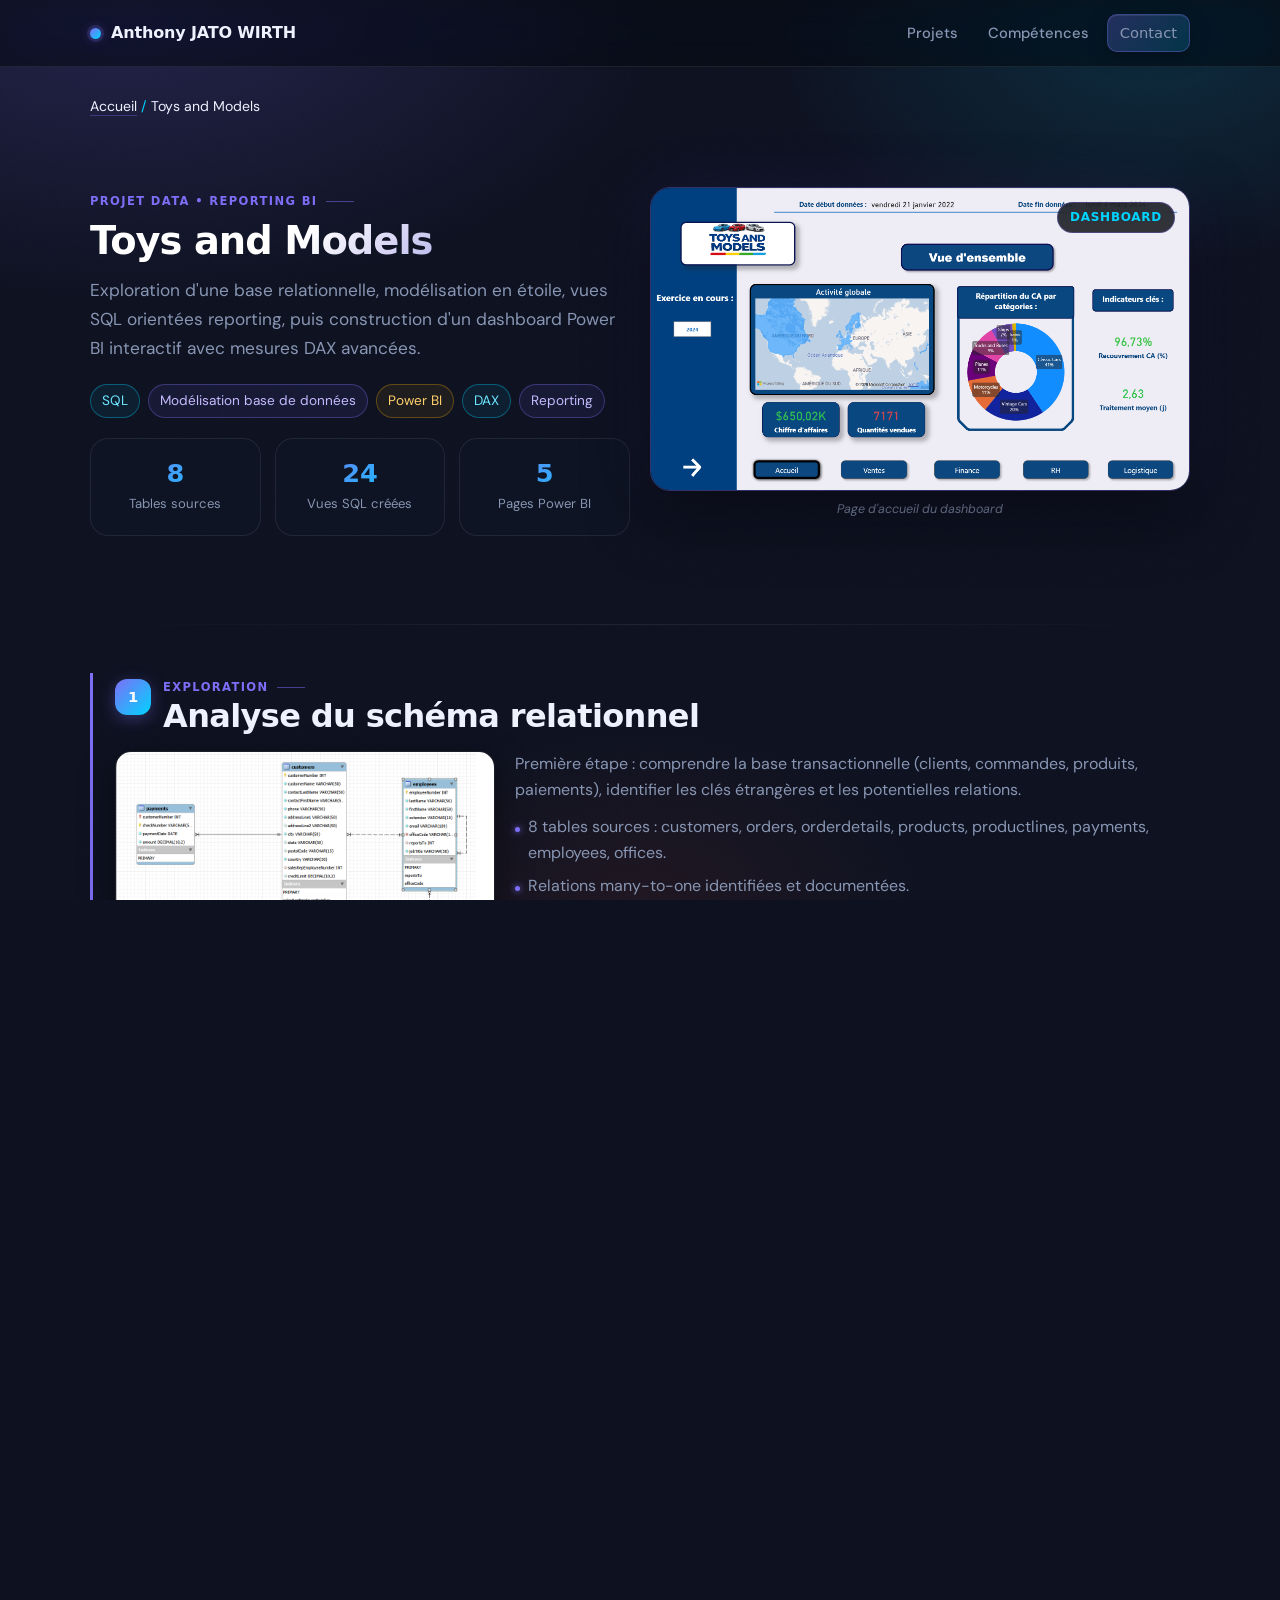
<file: toys-and-models.html>
<!doctype html>
<html lang="fr">
<head>
  <meta charset="utf-8" />
  <meta name="viewport" content="width=device-width, initial-scale=1" />
  <title>Toys and Models — Projet | Anthony JATO WIRTH</title>
  <meta name="description" content="Projet Toys and Models : SQL, vues de reporting, Power BI, dashboard interactif." />
  <link rel="stylesheet" href="styles.css" />
  <style>
    /* ── Page-specific styles ── */

    /* Hero projet */
    .proj-hero {
      padding: 52px 0 40px;
    }
    .proj-hero-inner {
      display: grid;
      grid-template-columns: 1fr 1fr;
      gap: 20px;
      align-items: start;
    }
    @media (max-width: 860px) {
      .proj-hero-inner { grid-template-columns: 1fr; }
    }

    /* Cover image (GIF Power BI en hero) */
    .cover-wrap {
      border-radius: 20px;
      overflow: hidden;
      border: 1px solid var(--border-hi);
      box-shadow: 0 24px 60px rgba(0,0,0,.55), 0 0 60px rgba(124,111,247,.12);
      position: relative;
    }
    .cover-wrap img, .cover-wrap video {
      width: 100%;
      display: block;
    }
    .cover-badge {
      position: absolute;
      top: 14px; right: 14px;
      background: rgba(8,10,16,.82);
      border: 1px solid var(--border-hi);
      backdrop-filter: blur(8px);
      padding: 5px 12px;
      border-radius: 999px;
      font-size: .75rem;
      font-weight: 700;
      color: var(--accent2);
      font-family: var(--font-display);
      letter-spacing: .06em;
      text-transform: uppercase;
    }

    /* Section steps (numérotées) */
    .step-number {
      display: inline-flex;
      align-items: center;
      justify-content: center;
      width: 36px; height: 36px;
      border-radius: 12px;
      background: linear-gradient(135deg, var(--accent), var(--accent2));
      color: #fff;
      font-weight: 800;
      font-size: .92rem;
      font-family: var(--font-display);
      flex-shrink: 0;
      box-shadow: 0 4px 16px rgba(124,111,247,.35);
      margin-bottom: 14px;
    }

    /* Images dans la page */
    .img-frame {
      border-radius: 16px;
      overflow: hidden;
      border: 1px solid var(--border);
      background: #0a0d16;
      box-shadow: 0 12px 36px rgba(0,0,0,.45);
      transition: transform .3s, box-shadow .3s;
    }
    .img-frame:hover {
      transform: translateY(-4px);
      box-shadow: 0 20px 50px rgba(0,0,0,.55), 0 0 40px rgba(124,111,247,.12);
    }
    .img-frame img {
      width: 100%;
      display: block;
    }
    .img-caption {
      font-size: .78rem;
      color: var(--muted);
      text-align: center;
      margin-top: 8px;
      font-style: italic;
    }

    /* Grid d'images 2 colonnes */
    .img-grid-2 {
      display: grid;
      grid-template-columns: 1fr 1fr;
      gap: 16px;
    }
    @media (max-width: 720px) {
      .img-grid-2 { grid-template-columns: 1fr; }
    }

    /* Section bloc avec bordure gauche colorée */
    .phase-block {
      border-left: 3px solid var(--accent);
      padding-left: 22px;
      margin-bottom: 48px;
    }
    .phase-block.cyan { border-left-color: var(--accent2); }
    .phase-block.orange { border-left-color: #f0522e; }

    .phase-title {
      display: flex;
      align-items: center;
      gap: 12px;
      margin-bottom: 16px;
    }

    /* Images compactes avec texte à côté */
    .img-inline {
      display: grid;
      grid-template-columns: 380px 1fr;
      gap: 20px;
      align-items: start;
      margin-bottom: 20px;
    }
    .img-inline.reverse {
      grid-template-columns: 1fr 380px;
    }
    .img-inline.reverse .img-frame { order: 2; }
    .img-inline.reverse .img-text  { order: 1; }
    @media (max-width: 720px) {
      .img-inline, .img-inline.reverse {
        grid-template-columns: 1fr;
      }
      .img-inline.reverse .img-frame,
      .img-inline.reverse .img-text { order: unset; }
    }
    .img-text h3 { margin-bottom: 8px; }
    .img-text p  { margin: 0; }

    /* Images SQL côte à côte compactes */
    .img-row-compact {
      display: grid;
      grid-template-columns: 1fr 1fr 1fr;
      gap: 12px;
      margin-bottom: 16px;
    }
    @media (max-width: 720px) {
      .img-row-compact { grid-template-columns: 1fr; }
    }
    .img-row-compact .img-frame img {
      max-height: 260px;
      object-fit: cover;
      object-position: top;
    }

    /* DAX compact : image petite + texte */
    .dax-compact {
      display: grid;
      grid-template-columns: 320px 1fr;
      gap: 16px;
      align-items: start;
      margin-bottom: 14px;
    }
    @media (max-width: 720px) {
      .dax-compact { grid-template-columns: 1fr; }
    }

    /* Tag inline coloré — définis dans styles.css */

    /* Résultats KPI row */
    .kpi-row {
      display: grid;
      grid-template-columns: repeat(3, 1fr);
      gap: 14px;
      margin-top: 14px;
    }
    @media (max-width: 720px) {
      .kpi-row { grid-template-columns: 1fr; }
    }
    .kpi-card {
      background: rgba(15,22,36,.85);
      border: 1px solid var(--border);
      border-radius: 18px;
      padding: 20px;
      text-align: center;
    }
    .kpi-value {
      font-size: 1.6rem;
      font-weight: 800;
      font-family: var(--font-display);
      background: linear-gradient(135deg, var(--accent), var(--accent2));
      -webkit-background-clip: text;
      -webkit-text-fill-color: transparent;
      background-clip: text;
      line-height: 1.1;
      margin-bottom: 6px;
    }
    .kpi-label {
      font-size: .82rem;
      color: var(--muted);
    }

    /* Nav de projet (prev/next) */
    .proj-nav {
      display: flex;
      align-items: center;
      justify-content: space-between;
      padding: 28px 0 40px;
      border-top: 1px solid var(--border);
      margin-top: 48px;
    }

    /* Ligne décorative entre sections */
    .section-sep {
      height: 1px;
      background: linear-gradient(90deg, transparent, var(--border), transparent);
      margin: 48px 0;
    }
  </style>
</head>

<body>

  <!-- ═══ HEADER ═══ -->
  <header class="site-header">
    <div class="container header-inner">
      <a class="brand" href="index.html">
        <span class="brand-dot" aria-hidden="true"></span>
        <span class="brand-text">Anthony JATO WIRTH</span>
      </a>
      <nav class="nav">
        <a href="index.html#projects">Projets</a>
        <a href="index.html#skills">Compétences</a>
        <a class="btn btn-sm" href="index.html#contact">Contact</a>
      </nav>
    </div>
  </header>

  <main>
    <div class="container">

      <!-- ═══ BREADCRUMB ═══ -->
      <div class="breadcrumbs" style="padding-top:28px;">
        <a class="link" href="index.html">Accueil</a>
        <span class="sep"> / </span>
        <span style="color:var(--text);">Toys and Models</span>
      </div>

      <!-- ═══ HERO PROJET ═══ -->
      <section class="proj-hero">
        <div class="proj-hero-inner">

          <!-- Colonne texte -->
          <div>
            <div class="section-label">Projet Data • Reporting BI</div>
            <h1 style="margin-bottom:14px;">Toys&nbsp;and&nbsp;Models</h1>
            <p class="lead" style="margin-bottom:20px;">
              Exploration d'une base relationnelle, modélisation en étoile, vues SQL orientées reporting,
              puis construction d'un dashboard Power BI interactif avec mesures DAX avancées.
            </p>

            <div class="tags" style="margin-bottom:20px;">
              <span class="tag tag-sql">SQL</span>
              <span class="tag tag-ml">Modélisation base de données</span>
              <span class="tag tag-bi">Power BI</span>
              <span class="tag tag-sql">DAX</span>
              <span class="tag tag-ml">Reporting</span>
            </div>


            <!-- KPIs visuels -->
            <div class="kpi-row">
              <div class="kpi-card">
                <div class="kpi-value">8</div>
                <div class="kpi-label">Tables sources</div>
              </div>
              <div class="kpi-card">
                <div class="kpi-value">24</div>
                <div class="kpi-label">Vues SQL créées</div>
              </div>
              <div class="kpi-card">
                <div class="kpi-value">5</div>
                <div class="kpi-label">Pages Power BI</div>
              </div>
            </div>
          </div>

          <!-- Image accueil en hero -->
          <div>
            <div class="cover-wrap">
              <img src="assets/accueil.png" alt="Vue d'ensemble du dashboard Power BI Toys and Models" loading="lazy" />
              <span class="cover-badge">Dashboard</span>
            </div>
            <p class="img-caption">Page d'accueil du dashboard</p>
          </div>

        </div>
      </section>

      <div class="section-sep"></div>

      <!-- ═══ PHASE 1 — EXPLORATION SQL ═══ -->
      <section>

        <div class="phase-block">
          <div class="phase-title">
            <span class="step-number">1</span>
            <div>
              <div class="section-label" style="margin-bottom:2px;">Exploration</div>
              <h2 style="margin:0;">Analyse du schéma relationnel</h2>
            </div>
          </div>

          <div class="img-inline">
            <div>
              <div class="img-frame">
                <img src="assets/capture_model.png" alt="Schéma relationnel de la base Toys and Models" />
              </div>
            </div>
            <div class="img-text">
              <p class="muted">
                Première étape : comprendre la base transactionnelle (clients, commandes, produits, paiements),
                identifier les clés étrangères et les potentielles relations.
              </p>
              <ul class="bullets" style="margin-top:10px;">
                <li>8 tables sources : customers, orders, orderdetails, products, productlines, payments, employees, offices.</li>
                <li>Relations many-to-one identifiées et documentées.</li>
                <li>Clés primaires et étrangères vérifiées avant toutes jointures.</li>
              </ul>
            </div>
          </div>
        </div>

        <!-- ═══ PHASE 2 — CRÉATION DES VUES SQL ═══ -->
        <div class="phase-block cyan">
          <div class="phase-title">
            <span class="step-number" style="background:linear-gradient(135deg,var(--accent2),#0099cc);">2</span>
            <div>
              <div class="section-label" style="margin-bottom:2px;color:var(--accent2);">SQL</div>
              <h2 style="margin:0;">Construction des vues de reporting</h2>
            </div>
          </div>

          <p class="muted" style="max-width:65ch; margin-bottom:24px;">
            À partir du schéma, j'ai construit un ensemble de <strong style="color:var(--text);">vues SQL dédiées au reporting</strong> :
            table de faits centrale, tables de dimensions, et vues analytiques complexes. 
          </p>

          <div class="img-row-compact" style="margin-bottom:16px;">
            <div>
              <div class="img-frame">
                <img src="assets/creation_table.png" alt="Création des vues SQL" />
              </div>
              <p class="img-caption">fact_sales + dimensions</p>
            </div>
            <div>
              <div class="img-frame">
                <img src="assets/dim_date.png" alt="Table dim_date CTE récursive" />
              </div>
              <p class="img-caption">dim_date — CTE récursive</p>
            </div>
            <div>
              <div class="img-frame">
                <img src="assets/vue_complexe.png" alt="Vue CA mensuel par région" />
              </div>
              <p class="img-caption">CA mensuel + LAG() N/N-1</p>
            </div>
          </div>

          <!-- Bullets récap -->
          <div class="card" style="margin-top:20px;">
            <div class="card-body">
              <h3 style="margin-bottom:12px;">Ce que ces vues couvrent</h3>
              <ul class="bullets">
                <li>Jointures multi-tables (orders, orderdetails, customers, products, payments, employees, offices)</li>
                <li>Construction de la logique métier via sous-requêtes SQL (<code>CTE</code> / <code>WITH</code>)</li>
                <li>Calculs de marges, panier moyen, top produits / top clients</li>
                <li>Taux d'évolution N/N-1 avec fonctions fenêtre (<code>LAG</code>, <code>PARTITION BY</code>)</li>
                <li>Structuration en modèle étoile : 1 fact table + 5 dimensions + dim_date</li>
              </ul>
            </div>
          </div>
        </div>

        <!-- ═══ PHASE 3 — POWER BI ═══ -->
        <div class="phase-block" style="border-left-color:#fbbf24;">
          <div class="phase-title">
            <span class="step-number" style="background:linear-gradient(135deg,#f59e0b,#f0522e);">3</span>
            <div>
              <div class="section-label" style="margin-bottom:2px;color:#fbbf24;">Power BI</div>
              <h2 style="margin:0;">Modèle analytique & dashboard interactif</h2>
            </div>
          </div>

          <p class="muted" style="max-width:65ch; margin-bottom:24px;">
            Les vues SQL ont été importées dans Power BI pour construire le modèle analytique (relations,
            hiérarchies, table de dates), puis des mesures DAX pour rendre les KPIs comparables dans le temps.
            Le dashboard couvre 5 pages dédiées : accueil, ventes, finance, RH, logistique.
          </p>

          <div class="img-frame" style="border-color:rgba(251,191,36,.25);box-shadow:0 16px 48px rgba(0,0,0,.5),0 0 60px rgba(251,191,36,.08);">
            <img src="assets/powerBI.gif" alt="Navigation complète du dashboard Power BI" />
          </div>
          <p class="img-caption">Dashboard interactif — Démo live</p>

          <div class="grid-2" style="margin-top:20px;">
            <div class="card">
              <div class="card-body">
                <h3>Modèle de données</h3>
                <ul class="bullets">
                  <li>Schéma en étoile importé depuis les vues SQL</li>
                  <li>Table de dates connectée pour toutes mesures temporelles</li>
                  <li>Relations one-to-many correctement orientées</li>
                </ul>
              </div>
            </div>
            <div class="card">
              <div class="card-body">
                <h3>Pages du dashboard</h3>
                <ul class="bullets">
                  <li>Page d'accueil : Vue d'ensemble, KPIs à surveiller</li>
                  <li>Ventes, Finance, RH et Logistique — pages dédiées par métier</li>
                  <li>Informations appuyées avec des Visual Cards et mise en forme conditionnelles </li>
                </ul>
              </div>
            </div>
          </div>
        </div>

        <!-- ═══ PHASE 4 — DAX ═══ -->
        <div class="phase-block orange">
          <div class="phase-title">
            <span class="step-number" style="background:linear-gradient(135deg,#f0522e,#c0392b);">4</span>
            <div>
              <div class="section-label" style="margin-bottom:2px;color:#f0522e;">DAX</div>
              <h2 style="margin:0;">Mesures avancées & mise en forme conditionnelle</h2>
            </div>
          </div>

          <p class="muted" style="max-width:65ch; margin-bottom:24px;">
            DAX a été utilisé à deux niveaux : des <strong style="color:var(--text);">calculs analytiques complexes</strong>
            (croissance CA YTD vs N-1 avec <code>DATESYTD</code> et <code>DATEADD</code>)
            et de la <strong style="color:var(--text);">mise en forme conditionnelle</strong>
            (couleur dynamique selon le signe de la croissance).
          </p>

          <div class="dax-compact">
            <div>
              <div class="img-frame" style="border-color:rgba(240,82,46,.25);">
                <img src="assets/dax1.png" alt="Mesure DAX CA Growth % Advanced" />
              </div>
              <p class="img-caption">Calcul YTD vs N-1</p>
            </div>
            <div class="img-text">
              <h3 style="color:var(--text);margin-bottom:6px;">Calcul de croissance avancé</h3>
              <p class="muted small">Mesure utilisant <code>DATESYTD</code> pour l'année en cours et <code>DATEADD(..., -1, YEAR)</code> pour l'année précédente. Le résultat est un ratio de croissance YTD comparable sur n'importe quelle période filtrée.</p>
            </div>
          </div>

          <div class="dax-compact">
            <div>
              <div class="img-frame" style="border-color:rgba(240,82,46,.25);">
                <img src="assets/dax2.png" alt="Mesure DAX CA Growth Color" />
              </div>
              <p class="img-caption">Couleur conditionnelle</p>
            </div>
            <div class="img-text">
              <h3 style="color:var(--text);margin-bottom:6px;">Mise en forme conditionnelle</h3>
              <p class="muted small">Mesure retournant un code hex dynamique — <code>#16A34A</code> (vert) si la croissance est positive, <code>#DC2626</code> (rouge) sinon. Utilisée directement dans les paramètres de formatage Power BI, sans colonne calculée.</p>
            </div>
          </div>

          <div class="callout" style="margin-top:20px;border-left-color:#f0522e;border-color:rgba(240,82,46,.30);background:rgba(240,82,46,.06);">
            <strong>À noter :</strong> certains calculs affichés utilisent des mesures DAX déjà pré-établies. 
          </div>
        </div>

        <!-- ═══ RÉSULTATS ═══ -->
        <div class="section-sep"></div>

        <div style="margin-bottom:48px;">
          <div class="section-label">Bilan</div>
          <h2 style="margin-bottom:6px;">Résultats & apprentissages</h2>
          <p class="muted" style="margin-bottom:22px;">Ce que ce projet m'a appris et ce qu'il démontre.</p>

          <div class="grid-3">
            <div class="card card-hi">
              <div class="card-body">
                <div style="font-size:1.5rem;margin-bottom:8px;">🔒</div>
                <h3>Fiabilité</h3>
                <p class="muted small">Vues SQL reproductibles, totaux cohérents entre SQL et Power BI, logique de calcul documentée et versionnable.</p>
              </div>
            </div>
            <div class="card card-hi">
              <div class="card-body">
                <div style="font-size:1.5rem;margin-bottom:8px;">📊</div>
                <h3>Lisibilité</h3>
                <p class="muted small">Dashboard orienté décision : KPIs en premier plan, tendances, comparaisons N/N-1, segmentation par pays et catégorie.</p>
              </div>
            </div>
            <div class="card card-hi">
              <div class="card-body">
                <div style="font-size:1.5rem;margin-bottom:8px;">⚙️</div>
                <h3>Scalabilité</h3>
                <p class="muted small">Modèle en étoile pensé pour accueillir de nouvelles dimensions ou indicateurs sans refonte du schéma.</p>
              </div>
            </div>
          </div>
        </div>

      </section>

      <!-- ═══ NAVIGATION PROJET ═══ -->
      <div class="proj-nav">
        <a class="btn btn-ghost btn-sm" href="index.html#projects">← Retour aux projets</a>
        <a class="btn btn-sm" href="cinedata.html">Projet suivant : CinéData →</a>
      </div>

    </div><!-- /container -->
  </main>

  <footer class="footer">
    <div class="container footer-inner">
      <p class="muted small">© <span id="year"></span> Anthony • Portfolio Data</p>
      <a class="link small" href="index.html">Accueil</a>
    </div>
  </footer>

  <script>
    document.getElementById("year").textContent = new Date().getFullYear();
  </script>

</body>
</html>
</file>
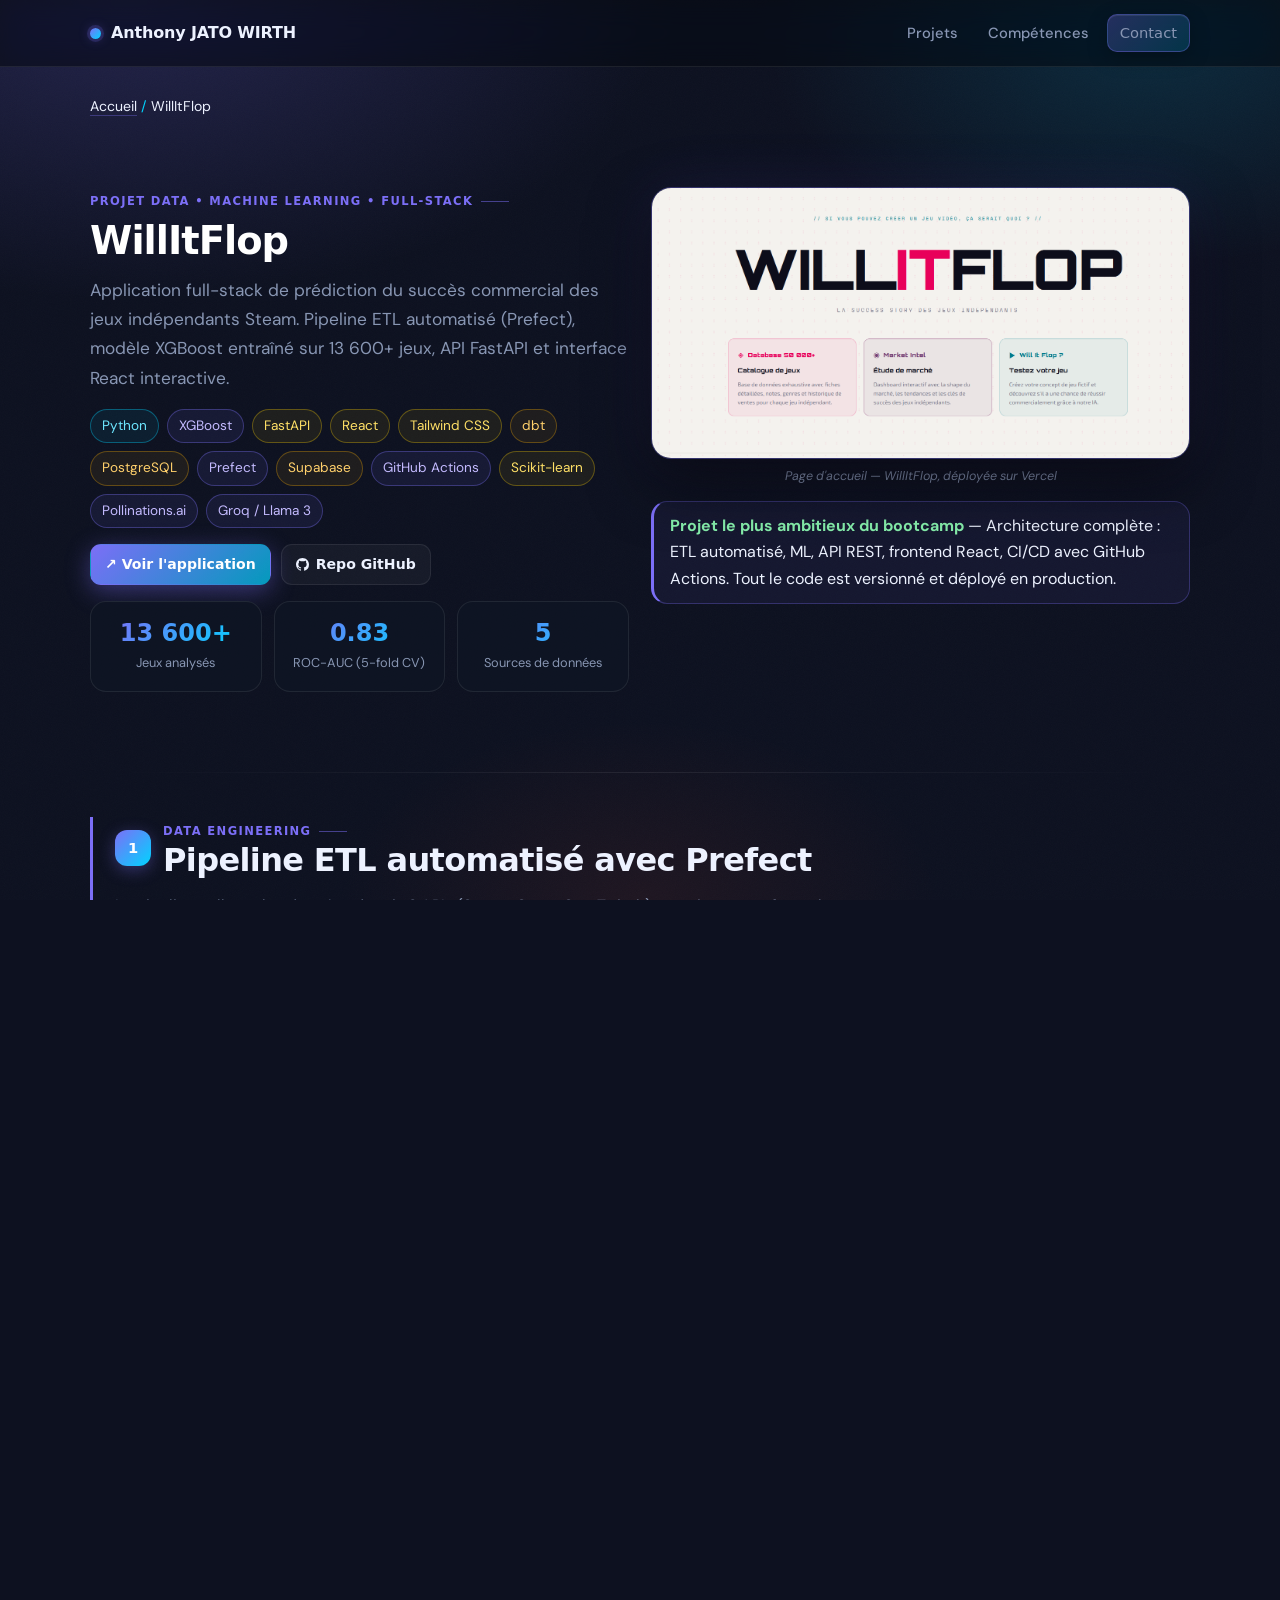
<file: willitflop.html>
<!doctype html>
<html lang="fr">
<head>
  <meta charset="utf-8" />
  <meta name="viewport" content="width=device-width, initial-scale=1" />
  <title>WillItFlop — Projet | Anthony</title>
  <meta name="description" content="WillItFlop : application full-stack de prédiction du succès commercial des jeux indépendants Steam. Pipeline ETL Prefect, XGBoost, FastAPI, React." />
  <link rel="stylesheet" href="styles.css" />
  <style>

    .proj-hero { padding: 52px 0 36px; }
    .proj-hero-inner {
      display: grid; grid-template-columns: 1fr 1fr;
      gap: 22px; align-items: start;
    }
    @media (max-width: 860px) { .proj-hero-inner { grid-template-columns: 1fr; } }

    .cover-wrap {
      border-radius: 20px; overflow: hidden;
      border: 1px solid var(--border-hi);
      box-shadow: 0 24px 60px rgba(0,0,0,.55), 0 0 60px rgba(124,111,247,.12);
      position: relative;
    }
    .cover-wrap img { width: 100%; display: block; }

    .step-number {
      display: inline-flex; align-items: center; justify-content: center;
      width: 36px; height: 36px; border-radius: 12px;
      background: linear-gradient(135deg, var(--accent), var(--accent2));
      color: #fff; font-weight: 800; font-size: .92rem;
      font-family: var(--font-display); flex-shrink: 0;
      box-shadow: 0 4px 16px rgba(124,111,247,.35);
    }

    .img-frame {
      border-radius: 14px; overflow: hidden;
      border: 1px solid var(--border); background: #0a0d16;
      box-shadow: 0 12px 36px rgba(0,0,0,.45);
      transition: transform .3s, box-shadow .3s;
    }
    .img-frame:hover {
      transform: translateY(-3px);
      box-shadow: 0 20px 50px rgba(0,0,0,.55), 0 0 30px rgba(124,111,247,.12);
    }
    .img-frame img { width: 100%; display: block; }
    .img-caption {
      font-size: .78rem; color: var(--muted);
      text-align: center; margin-top: 7px; font-style: italic;
    }

    .phase-block {
      border-left: 3px solid var(--accent);
      padding-left: 22px; margin-bottom: 44px;
    }
    .phase-title { display: flex; align-items: center; gap: 12px; margin-bottom: 14px; }

    .img-inline {
      display: grid; grid-template-columns: 340px 1fr;
      gap: 20px; align-items: start; margin-bottom: 16px;
    }
    @media (max-width: 760px) { .img-inline { grid-template-columns: 1fr; } }

    /* Pipeline */
    .pipeline {
      display: grid; grid-template-columns: repeat(5, 1fr);
      gap: 0; margin: 18px 0 20px;
    }
    @media (max-width: 760px) { .pipeline { grid-template-columns: 1fr; } }
    .pipe-step {
      background: rgba(15,22,36,.85);
      border: 1px solid var(--border);
      padding: 14px 10px; text-align: center; position: relative;
    }
    .pipe-step:first-child { border-radius: 12px 0 0 12px; }
    .pipe-step:last-child  { border-radius: 0 12px 12px 0; }
    .pipe-step + .pipe-step { border-left: none; }
    .pipe-step:not(:last-child)::after {
      content: '→'; position: absolute; right: -10px; top: 50%;
      transform: translateY(-50%); color: var(--accent); font-size: .85rem; z-index: 2;
    }
    .pipe-label {
      font-size: .68rem; font-weight: 700; letter-spacing: .07em;
      text-transform: uppercase; color: var(--accent2);
      font-family: var(--font-display); margin-bottom: 5px;
    }
    .pipe-desc { font-size: .75rem; color: var(--muted); line-height: 1.35; }

    /* Architecture pipeline étendu */
    .arch-pipeline {
      display: grid; grid-template-columns: repeat(6, 1fr);
      gap: 0; margin: 18px 0 20px;
    }
    @media (max-width: 900px) { .arch-pipeline { grid-template-columns: repeat(3, 1fr); } }
    @media (max-width: 560px) { .arch-pipeline { grid-template-columns: 1fr; } }
    .arch-step {
      background: rgba(15,22,36,.85);
      border: 1px solid var(--border);
      padding: 16px 10px; text-align: center; position: relative;
    }
    .arch-step:first-child { border-radius: 12px 0 0 12px; }
    .arch-step:last-child  { border-radius: 0 12px 12px 0; }
    .arch-step + .arch-step { border-left: none; }
    .arch-step:not(:last-child)::after {
      content: '→'; position: absolute; right: -10px; top: 50%;
      transform: translateY(-50%); color: var(--accent); font-size: .85rem; z-index: 2;
    }
    .arch-icon { font-size: 1.3rem; margin-bottom: 6px; }
    .arch-label {
      font-size: .7rem; font-weight: 700; letter-spacing: .06em;
      text-transform: uppercase; color: var(--accent2);
      font-family: var(--font-display); margin-bottom: 4px;
    }
    .arch-desc { font-size: .72rem; color: var(--muted); line-height: 1.3; }

    /* Librairies */
    .lib-grid {
      display: grid; grid-template-columns: repeat(6, 1fr);
      gap: 10px; margin-top: 16px;
    }
    @media (max-width: 960px) { .lib-grid { grid-template-columns: repeat(3, 1fr); } }
    @media (max-width: 560px) { .lib-grid { grid-template-columns: repeat(2, 1fr); } }
    .lib-card {
      background: rgba(15,22,36,.85); border: 1px solid var(--border);
      border-radius: 14px; padding: 16px 12px; text-align: center;
      transition: border-color .2s, transform .2s;
    }
    .lib-card:hover { border-color: rgba(124,111,247,.3); transform: translateY(-2px); }
    .lib-icon { font-size: 1.4rem; margin-bottom: 6px; }
    .lib-name { font-size: .82rem; font-weight: 700; font-family: var(--font-display); color: var(--text); margin-bottom: 4px; }
    .lib-desc { font-size: .73rem; color: var(--muted); line-height: 1.4; }

    /* KPIs */
    .kpi-row { display: grid; grid-template-columns: repeat(3, 1fr); gap: 12px; margin-top: 14px; }
    @media (max-width: 720px) { .kpi-row { grid-template-columns: 1fr; } }
    .kpi-row-4 { display: grid; grid-template-columns: repeat(4, 1fr); gap: 12px; margin-top: 20px; }
    @media (max-width: 720px) { .kpi-row-4 { grid-template-columns: repeat(2, 1fr); } }
    .kpi-card { background: rgba(15,22,36,.85); border: 1px solid var(--border); border-radius: 16px; padding: 18px; text-align: center; }
    .kpi-value {
      font-size: 1.5rem; font-weight: 800; font-family: var(--font-display);
      background: linear-gradient(135deg, var(--accent), var(--accent2));
      -webkit-background-clip: text; -webkit-text-fill-color: transparent;
      background-clip: text; line-height: 1.1; margin-bottom: 5px;
    }
    .kpi-label { font-size: .8rem; color: var(--muted); }

    .section-sep { height:1px; background: linear-gradient(90deg, transparent, var(--border), transparent); margin: 44px 0; }
    .proj-nav {
      display: flex; align-items: center; justify-content: space-between;
      padding: 28px 0 40px; border-top: 1px solid var(--border); margin-top: 44px;
    }

  </style>
</head>
<body>

  <header class="site-header">
    <div class="container header-inner">
      <a class="brand" href="index.html">
        <span class="brand-dot" aria-hidden="true"></span>
        <span class="brand-text">Anthony JATO WIRTH</span>
      </a>
      <nav class="nav">
        <a href="index.html#projects">Projets</a>
        <a href="index.html#skills">Compétences</a>
        <a class="btn btn-sm" href="index.html#contact">Contact</a>
      </nav>
    </div>
  </header>

  <main>
    <div class="container">

      <!-- BREADCRUMBS -->
      <div class="breadcrumbs" style="padding-top:28px;">
        <a class="link" href="index.html">Accueil</a>
        <span class="sep"> / </span>
        <span style="color:var(--text);">WillItFlop</span>
      </div>

      <!-- HERO -->
      <section class="proj-hero">
        <div class="proj-hero-inner">

          <!-- Colonne gauche -->
          <div>
            <div class="section-label">Projet Data • Machine Learning • Full-Stack</div>
            <h1 style="margin-bottom:14px;">WillItFlop</h1>
            <p class="lead" style="margin-bottom:16px;">
              Application full-stack de prédiction du succès commercial des jeux indépendants Steam.
              Pipeline ETL automatisé (Prefect), modèle XGBoost entraîné sur 13 600+ jeux,
              API FastAPI et interface React interactive.
            </p>

            <div class="tags" style="margin-bottom:16px;">
              <span class="tag tag-sql">Python</span>
              <span class="tag tag-ml">XGBoost</span>
              <span class="tag tag-python">FastAPI</span>
              <span class="tag tag-python">React</span>
              <span class="tag tag-python">Tailwind CSS</span>
              <span class="tag tag-bi">dbt</span>
              <span class="tag tag-bi">PostgreSQL</span>
              <span class="tag tag-ml">Prefect</span>
              <span class="tag tag-bi">Supabase</span>
              <span class="tag tag-ml">GitHub Actions</span>
              <span class="tag tag-python">Scikit-learn</span>
              <span class="tag tag-ml">Pollinations.ai</span>
              <span class="tag tag-ml">Groq / Llama 3</span>
            </div>

            <div style="display:flex;gap:10px;flex-wrap:wrap;margin-bottom:16px;">
              <a class="btn btn-primary btn-sm" href="https://willit-flop.vercel.app/" target="_blank" rel="noopener">↗ Voir l'application</a>
              <a class="btn btn-ghost btn-sm" href="https://github.com/anthjatowrth/WillitFlop" target="_blank" rel="noopener">
                <svg width="13" height="13" viewBox="0 0 24 24" fill="currentColor"><path d="M12 0C5.37 0 0 5.37 0 12c0 5.31 3.435 9.795 8.205 11.385.6.105.825-.255.825-.57 0-.285-.015-1.23-.015-2.235-3.015.555-3.795-.735-4.035-1.41-.135-.345-.72-1.41-1.23-1.695-.42-.225-1.02-.78-.015-.795.945-.015 1.62.87 1.845 1.23 1.08 1.815 2.805 1.305 3.495.99.105-.78.42-1.305.765-1.605-2.67-.3-5.46-1.335-5.46-5.925 0-1.305.465-2.385 1.23-3.225-.12-.3-.54-1.53.12-3.18 0 0 1.005-.315 3.3 1.23.96-.27 1.98-.405 3-.405s2.04.135 3 .405c2.295-1.56 3.3-1.23 3.3-1.23.66 1.65.24 2.88.12 3.18.765.84 1.23 1.905 1.23 3.225 0 4.605-2.805 5.625-5.475 5.925.435.375.81 1.095.81 2.22 0 1.605-.015 2.895-.015 3.3 0 .315.225.69.825.57A12.02 12.02 0 0 0 24 12c0-6.63-5.37-12-12-12z"/></svg>
                Repo GitHub
              </a>
            </div>

            <div class="kpi-row">
              <div class="kpi-card">
                <div class="kpi-value">13 600+</div>
                <div class="kpi-label">Jeux analysés</div>
              </div>
              <div class="kpi-card">
                <div class="kpi-value">0.83</div>
                <div class="kpi-label">ROC-AUC (5-fold CV)</div>
              </div>
              <div class="kpi-card">
                <div class="kpi-value">5</div>
                <div class="kpi-label">Sources de données</div>
              </div>
            </div>
          </div>

          <!-- Colonne droite -->
          <div>
            <div class="cover-wrap">
              <img src="assets/willitflop_home.png" alt="Page d'accueil WillItFlop" />
            </div>
            <p class="img-caption">Page d'accueil — WillItFlop, déployée sur Vercel</p>
            <div class="callout" style="padding:11px 16px;margin-top:14px;">
              <strong style="color:#86efac;">Projet le plus ambitieux du bootcamp</strong> —
              Architecture complète : ETL automatisé, ML, API REST, frontend React, CI/CD avec GitHub Actions.
              Tout le code est versionné et déployé en production.
            </div>
          </div>

        </div>
      </section>

      <div class="section-sep"></div>

      <section>

        <!-- PHASE 1 — DATA PIPELINE ETL -->
        <div class="phase-block">
          <div class="phase-title">
            <span class="step-number">1</span>
            <div>
              <div class="section-label" style="margin-bottom:2px;">Data Engineering</div>
              <h2 style="margin:0;">Pipeline ETL automatisé avec Prefect</h2>
            </div>
          </div>

          <p class="muted" style="max-width:68ch;margin-bottom:18px;">
            La pipeline collecte les données depuis 3 APIs (Steam, SteamSpy, Twitch), nettoie et transforme
            les prix, textes et KPIs, puis alimente une base PostgreSQL. L'orchestration est assurée par
            <strong style="color:var(--text);">Prefect Cloud</strong>, déclenchée hebdomadairement via
            <strong style="color:var(--text);">GitHub Actions</strong>. dbt reconstruit ensuite les tables
            de features pour le ML et les marts d'analyse de sentiment.
          </p>

          <div class="pipeline">
            <div class="pipe-step">
              <div class="pipe-label">COLLECT</div>
              <div class="pipe-desc">Nouveaux jeux Steam + SteamSpy + Twitch</div>
            </div>
            <div class="pipe-step">
              <div class="pipe-label">CLEAN</div>
              <div class="pipe-desc">Prix NULL → médiane, textes nettoyés</div>
            </div>
            <div class="pipe-step">
              <div class="pipe-label">UPDATE</div>
              <div class="pipe-desc">Refresh jeux récents et anciens</div>
            </div>
            <div class="pipe-step">
              <div class="pipe-label">DBT</div>
              <div class="pipe-desc">Features ML + marts sentiment</div>
            </div>
            <div class="pipe-step">
              <div class="pipe-label">DEPLOY</div>
              <div class="pipe-desc">CI/CD GitHub Actions</div>
            </div>
          </div>

          <div class="img-frame" style="margin-top:20px;">
            <img src="assets/willitflop_market.png" alt="Dashboard Market Intelligence WillItFlop" />
          </div>
          <p class="img-caption">Dashboard Market Intelligence — analyse du catalogue Steam avec KPIs en temps réel</p>
        </div>

        <!-- PHASE 2 — MACHINE LEARNING -->
        <div class="phase-block" style="border-left-color:var(--accent2);">
          <div class="phase-title">
            <span class="step-number" style="background:linear-gradient(135deg,var(--accent2),#0099cc);">2</span>
            <div>
              <div class="section-label" style="margin-bottom:2px;color:var(--accent2);">Machine Learning</div>
              <h2 style="margin:0;">XGBoost classifier — prédiction de succès commercial</h2>
            </div>
          </div>

          <div class="img-inline">
            <div>
              <div class="img-frame" style="border-color:rgba(124,111,247,.2);">
                <img src="assets/willitflop_predict.png" alt="Verdict FLOP — WillItFlop" />
              </div>
            </div>
            <div>
              <p class="muted" style="margin-bottom:14px;">
                Le modèle combine 5 types de features pour prédire si un jeu indépendant sera un succès
                commercial (top 17% par estimation d'owners).
              </p>
              <ul class="bullets" style="margin-bottom:16px;">
                <li><strong style="color:var(--accent2);">Numérique</strong> — prix (log-transformé), nombre d'achievements, langues supportées</li>
                <li><strong style="color:var(--accent2);">Booléen</strong> — gratuit, accès anticipé</li>
                <li><strong style="color:var(--accent2);">Multi-label (MLB)</strong> — tags ×3, genres ×2, catégories ×2 (pondération par répétition de colonnes pour colsample_bytree)</li>
                <li><strong style="color:var(--accent2);">Texte (TF-IDF)</strong> — description nettoyée, 200 features</li>
                <li><strong style="color:var(--accent2);">Sample weighting</strong> — pondération par ancienneté du jeu (les jeux récents ont des labels moins fiables)</li>
              </ul>
              <div class="card" style="background:rgba(0,212,255,.05);border-color:rgba(0,212,255,.2);">
                <div class="card-body" style="padding:12px 14px;">
                  <p class="small" style="margin:0;color:var(--muted);">
                    Le seuil de décision (<code>0.57</code>) est optimisé sur le F1-score.
                    Le <code>scale_pos_weight</code> est calculé dynamiquement pour gérer le déséquilibre
                    de classes (17% positifs / 83% négatifs).
                  </p>
                </div>
              </div>
            </div>
          </div>

          <div class="kpi-row-4">
            <div class="kpi-card">
              <div class="kpi-value">0.831</div>
              <div class="kpi-label">ROC-AUC</div>
            </div>
            <div class="kpi-card">
              <div class="kpi-value">0.529</div>
              <div class="kpi-label">F1-Score</div>
            </div>
            <div class="kpi-card">
              <div class="kpi-value">0.452</div>
              <div class="kpi-label">Precision</div>
            </div>
            <div class="kpi-card">
              <div class="kpi-value">0.638</div>
              <div class="kpi-label">Recall</div>
            </div>
          </div>
        </div>

        <!-- PHASE 3 — APPLICATION FULL-STACK -->
        <div class="phase-block" style="border-left-color:#ff4b69;">
          <div class="phase-title">
            <span class="step-number" style="background:linear-gradient(135deg,#ff4b69,#c0392b);">3</span>
            <div>
              <div class="section-label" style="margin-bottom:2px;color:#ff9db0;">Full-Stack</div>
              <h2 style="margin:0;">React + FastAPI — application interactive déployée</h2>
            </div>
          </div>

          <p class="muted" style="max-width:68ch;margin-bottom:20px;">
            L'application combine une API <strong style="color:var(--text);">FastAPI</strong> (Render)
            avec un frontend <strong style="color:var(--text);">React 19</strong> (Vercel). 6 pages :
            accueil avec prédiction interactive, dashboard Market Intelligence, catalogue de 17 000+ jeux
            avec recherche et filtres, fiches détaillées avec screenshots et trailers, leaderboard top/flop,
            et même un mini-jeu. La traduction FR est assurée par <strong style="color:var(--text);">DeepL</strong>
            via un proxy API.
          </p>

          <div class="img-frame" style="margin-bottom:8px;">
            <img src="assets/willitflop_database.png" alt="Catalogue de jeux WillItFlop" />
          </div>
          <p class="img-caption">Catalogue de 17 000+ jeux indépendants — recherche, filtres, tri par Metacritic/popularité</p>

          <div class="grid-3" style="margin-top:20px;gap:8px;">
            <div class="card"><div class="card-body" style="padding:11px 13px;">
              <h3 style="font-size:.84rem;margin-bottom:3px;">🎮 Prédiction ML</h3>
              <p class="muted small" style="margin:0;">Créez un concept de jeu fictif et obtenez un verdict Top ou Flop avec score de confiance, une jaquette générée par <strong style="color:var(--text);">Pollinations.ai</strong> et une fausse review presse rédigée par <strong style="color:var(--text);">Groq (Llama 3)</strong></p>
            </div></div>
            <div class="card"><div class="card-body" style="padding:11px 13px;">
              <h3 style="font-size:.84rem;margin-bottom:3px;">📊 Market Intelligence</h3>
              <p class="muted small" style="margin:0;">Dashboard analytique : volume, saisonnalité, genres, Twitch, sentiment</p>
            </div></div>
            <div class="card"><div class="card-body" style="padding:11px 13px;">
              <h3 style="font-size:.84rem;margin-bottom:3px;">🗂️ Catalogue 17K+</h3>
              <p class="muted small" style="margin:0;">Base de données avec fiches détaillées, screenshots, trailers HLS</p>
            </div></div>
            <div class="card"><div class="card-body" style="padding:11px 13px;">
              <h3 style="font-size:.84rem;margin-bottom:3px;">🏆 Leaderboard</h3>
              <p class="muted small" style="margin:0;">Classement des plus gros succès et des plus gros flops</p>
            </div></div>
            <div class="card"><div class="card-body" style="padding:11px 13px;">
              <h3 style="font-size:.84rem;margin-bottom:3px;">🌐 Traduction DeepL</h3>
              <p class="muted small" style="margin:0;">Proxy API pour traduction EN→FR des descriptions et reviews</p>
            </div></div>
            <div class="card"><div class="card-body" style="padding:11px 13px;">
              <h3 style="font-size:.84rem;margin-bottom:3px;">🎰 Mini-jeux</h3>
              <p class="muted small" style="margin:0;">Quiz, slot machine et jeux interactifs pour explorer les données</p>
            </div></div>
          </div>
        </div>

        <!-- STACK TECHNIQUE -->
        <div class="section-sep"></div>

        <div style="margin-bottom:44px;">
          <div class="section-label">Stack technique</div>
          <h2 style="margin-bottom:6px;">Technologies utilisées</h2>
          <p class="muted" style="margin-bottom:4px;">8 technologies clés couvrant l'ensemble de l'architecture.</p>
          <div class="lib-grid">
            <div class="lib-card">
              <div class="lib-icon">🐍</div>
              <div class="lib-name">Python</div>
              <div class="lib-desc">Pipeline ETL, ML training, API FastAPI, transformations dbt</div>
            </div>
            <div class="lib-card">
              <div class="lib-icon">🤖</div>
              <div class="lib-name">XGBoost</div>
              <div class="lib-desc">Classificateur binaire avec cross-validation 5-fold et pondération d'échantillons</div>
            </div>
            <div class="lib-card">
              <div class="lib-icon">⚡</div>
              <div class="lib-name">FastAPI</div>
              <div class="lib-desc">API REST async avec caching TTL, proxy DeepL, connexion PostgreSQL</div>
            </div>
            <div class="lib-card">
              <div class="lib-icon">⚛️</div>
              <div class="lib-name">React 19</div>
              <div class="lib-desc">SPA avec React Router, hooks custom, Framer Motion, Recharts</div>
            </div>
            <div class="lib-card">
              <div class="lib-icon">🔄</div>
              <div class="lib-name">Prefect 3</div>
              <div class="lib-desc">Orchestration ETL hebdomadaire, retry automatique, observabilité cloud</div>
            </div>
            <div class="lib-card">
              <div class="lib-icon">🗄️</div>
              <div class="lib-name">dbt</div>
              <div class="lib-desc">Transformation SQL : staging, features ML, marts sentiment</div>
            </div>
            <div class="lib-card">
              <div class="lib-icon">🎨</div>
              <div class="lib-name">Pollinations.ai</div>
              <div class="lib-desc">Génération de jaquette personnalisée selon le concept du jeu créé par l'utilisateur</div>
            </div>
            <div class="lib-card">
              <div class="lib-icon">💬</div>
              <div class="lib-name">Groq — Llama 3</div>
              <div class="lib-desc">Rédaction d'une fausse review presse contextuelle basée sur le concept et la prédiction ML</div>
            </div>
          </div>
        </div>

        <!-- ARCHITECTURE -->
        <div class="section-sep"></div>

        <div style="margin-bottom:44px;">
          <div class="section-label">Architecture</div>
          <h2 style="margin-bottom:6px;">Stack complète — du scraping au déploiement</h2>
          <p class="muted" style="margin-bottom:16px;">
            Architecture découplée multi-cloud : chaque composant est déployé indépendamment et communique via des interfaces standardisées.
          </p>
          <div class="arch-pipeline">
            <div class="arch-step">
              <div class="arch-icon">🎮</div>
              <div class="arch-label">Sources</div>
              <div class="arch-desc">Steam API + SteamSpy + Twitch</div>
            </div>
            <div class="arch-step">
              <div class="arch-icon">🔄</div>
              <div class="arch-label">ETL</div>
              <div class="arch-desc">Prefect 3 + GitHub Actions</div>
            </div>
            <div class="arch-step">
              <div class="arch-icon">🗄️</div>
              <div class="arch-label">Base de données</div>
              <div class="arch-desc">PostgreSQL (Supabase)</div>
            </div>
            <div class="arch-step">
              <div class="arch-icon">🔧</div>
              <div class="arch-label">Transform</div>
              <div class="arch-desc">dbt — features ML + marts</div>
            </div>
            <div class="arch-step">
              <div class="arch-icon">⚡</div>
              <div class="arch-label">API</div>
              <div class="arch-desc">XGBoost CI + FastAPI (Render)</div>
            </div>
            <div class="arch-step">
              <div class="arch-icon">⚛️</div>
              <div class="arch-label">Frontend</div>
              <div class="arch-desc">React 19 (Vercel)</div>
            </div>
          </div>
        </div>

        <!-- RÉSULTATS & APPRENTISSAGES -->
        <div class="section-sep"></div>

        <div style="margin-bottom:44px;">
          <div class="section-label">Bilan</div>
          <h2 style="margin-bottom:6px;">Résultats & apprentissages</h2>
          <p class="muted" style="margin-bottom:20px;">Un projet end-to-end complet, du scraping à l'application en production multi-cloud.</p>
          <div class="grid-3">
            <div class="card card-hi">
              <div class="card-body">
                <div style="font-size:1.4rem;margin-bottom:8px;">🔗</div>
                <h3>Pipeline production</h3>
                <p class="muted small">ETL hebdomadaire orchestré par Prefect Cloud, déclenché par GitHub Actions. 5 étapes avec retry et monitoring.</p>
              </div>
            </div>
            <div class="card card-hi">
              <div class="card-body">
                <div style="font-size:1.4rem;margin-bottom:8px;">🧠</div>
                <h3>ML en CI/CD</h3>
                <p class="muted small">Le modèle se ré-entraîne automatiquement quand les features ou la config changent. Artifacts auto-commités par GitHub Actions.</p>
              </div>
            </div>
            <div class="card card-hi">
              <div class="card-body">
                <div style="font-size:1.4rem;margin-bottom:8px;">🚀</div>
                <h3>Déploiement multi-cloud</h3>
                <p class="muted small">Frontend sur Vercel, API sur Render, DB sur Supabase, orchestration sur Prefect Cloud. Architecture découplée et scalable.</p>
              </div>
            </div>
          </div>
        </div>

      </section>

      <!-- NAVIGATION PROJET -->
      <div class="proj-nav">
        <a class="btn btn-ghost btn-sm" href="cinedata.html">← Projet précédent : CinéData</a>
        <a class="btn btn-sm" href="index.html#projects">Tous les projets →</a>
      </div>

    </div>
  </main>

  <footer class="footer">
    <div class="container footer-inner">
      <p class="muted small">© <span id="year"></span> Anthony • Portfolio Data</p>
      <a class="link small" href="index.html">Accueil</a>
    </div>
  </footer>

  <script>document.getElementById("year").textContent = new Date().getFullYear();</script>
</body>
</html>
</file>
<file: styles.css>
/* ========== Fonts ========== */
/* Clash Display via CDN */
@import url('https://api.fontshare.com/v2/css?f[]=clash-display@400,500,600,700&display=swap');
/* DM Sans via Google Fonts */
@import url('https://fonts.googleapis.com/css2?family=DM+Sans:ital,opsz,wght@0,9..40,300;0,9..40,400;0,9..40,500;1,9..40,300&display=swap');

/* ========== Base ========== */
:root{
  --bg: #080a10;
  --bg2: #0d1120;
  --card: #0f1624;
  --card-hi: #141d2e;       /* cartes "importantes" légèrement plus claires */
  --text: #edf2ff;
  --muted: #8896b3;
  --accent: #7c6ff7;        /* violet vif */
  --accent2: #00d4ff;       /* cyan vif */
  --accent3: #f0522e;       /* orange/rouge pour accentuation rare */
  --border: rgba(255,255,255,.08);
  --border-hi: rgba(124,111,247,.35);   /* bordure accentuée */
  --shadow: 0 16px 48px rgba(0,0,0,.55);
  --shadow-accent: 0 0 40px rgba(124,111,247,.18);
  --radius: 16px;
  --radius2: 22px;
  --max: 1100px;
  --font-display: 'Clash Display', system-ui, sans-serif;
  --font-body: 'DM Sans', system-ui, sans-serif;
}

*{ box-sizing:border-box; }
html, body{ height:100%; }
html{ overflow-x: hidden; }
body{
  margin:0;
  overflow-x: hidden;
  font-family: var(--font-body);
  background:
    radial-gradient(ellipse 900px 500px at 10% 0%,  rgba(124,111,247,.20), transparent 60%),
    radial-gradient(ellipse 700px 400px at 90% 5%,   rgba(0,212,255,.13),   transparent 55%),
    radial-gradient(ellipse 500px 300px at 50% 100%, rgba(240,82,46,.08),    transparent 60%),
    var(--bg2);
  background-attachment: fixed;
  color: var(--text);
  line-height: 1.65;
}

/* grain subtil */
body::before{
  content:'';
  position:fixed;
  inset:0;
  pointer-events:none;
  z-index:0;
  opacity:.025;
  background-image: url("data:image/svg+xml,%3Csvg viewBox='0 0 256 256' xmlns='http://www.w3.org/2000/svg'%3E%3Cfilter id='n'%3E%3CfeTurbulence type='fractalNoise' baseFrequency='0.9' numOctaves='4' stitchTiles='stitch'/%3E%3C/filter%3E%3Crect width='100%25' height='100%25' filter='url(%23n)'/%3E%3C/svg%3E");
  background-size: 200px 200px;
}

a{ color:inherit; text-decoration:none; }
p{ margin:0 0 12px; }
h1,h2,h3{ line-height:1.12; margin:0 0 14px; font-family: var(--font-display); }

/* Hiérarchie typographique marquée */
h1{
  font-size: clamp(1.9rem, 3vw, 2.8rem);
  font-weight: 700;
  letter-spacing: -.025em;
  /* Dégradé de texte sur le h1 */
  background: linear-gradient(135deg, #ffffff 40%, rgba(124,111,247,.85) 100%);
  -webkit-background-clip: text;
  -webkit-text-fill-color: transparent;
  background-clip: text;
}
h2{
  font-size: clamp(1.5rem, 2.5vw, 2.2rem);
  font-weight: 700;
  letter-spacing: -.02em;
}
h3{
  font-size: 1.08rem;
  font-weight: 700;
  letter-spacing: -.01em;
  font-family: var(--font-display);
}

code{
  background: rgba(124,111,247,.12);
  border: 1px solid rgba(124,111,247,.25);
  padding: 2px 8px;
  border-radius: 8px;
  font-family: ui-monospace, SFMono-Regular, Menlo, Monaco, Consolas, monospace;
  font-size: .88em;
  color: var(--accent2);
}

/* ========== Layout ========== */
.container{
  width: min(100% - 32px, var(--max));
  margin-inline: auto;
  position: relative;
  z-index: 1;
}

@media (max-width: 480px){
  .container{ width: min(100% - 24px, var(--max)); }
  .section{ padding: 48px 0; }
}

.section{ padding: 72px 0; }
.section.alt{
  background:
    linear-gradient(180deg, rgba(255,255,255,.025) 0%, rgba(255,255,255,.012) 100%);
  border-top:  1px solid var(--border);
  border-bottom: 1px solid var(--border);
  position: relative;
}

/* ligne décorative gauche sur section alt */
.section.alt::before{
  content:'';
  position:absolute;
  top:0; left:0; bottom:0;
  width:3px;
  background: linear-gradient(180deg, transparent, var(--accent), transparent);
  opacity:.5;
}

.section-title{ margin-bottom: 22px; }
.muted{ color: var(--muted); }
.small{ font-size: .9rem; }

/* ========== Header ========== */
.site-header{
  position: sticky;
  top: 0;
  z-index: 50;
  backdrop-filter: blur(14px) saturate(160%);
  -webkit-backdrop-filter: blur(14px) saturate(160%);
  background: rgba(8,10,16,.60);
  border-bottom: 1px solid var(--border);
}
.header-inner{
  display: flex;
  align-items: center;
  justify-content: space-between;
  padding: 14px 0;
  gap: 14px;
}

.brand{
  display: flex;
  align-items: center;
  gap: 10px;
  font-weight: 700;
  font-family: var(--font-display);
  letter-spacing: -.01em;
  font-size: 1rem;
}
/* Dot animé */
.brand-dot{
  width:11px; height:11px; border-radius:999px;
  background: linear-gradient(135deg, var(--accent), var(--accent2));
  box-shadow: 0 0 0 3px rgba(124,111,247,.18), 0 0 12px rgba(124,111,247,.4);
  animation: pulse-dot 2.4s ease-in-out infinite;
}
@keyframes pulse-dot{
  0%,100%{ box-shadow: 0 0 0 3px rgba(124,111,247,.18), 0 0 12px rgba(124,111,247,.4); }
  50%{     box-shadow: 0 0 0 5px rgba(124,111,247,.08), 0 0 22px rgba(0,212,255,.5); }
}

.nav{
  display: flex;
  align-items: center;
  gap: 6px;
}
.nav a{
  color: var(--muted);
  font-weight: 500;
  font-size: .92rem;
  padding: 6px 12px;
  border-radius: 10px;
  transition: color .2s, background .2s;
}
.nav a:hover{
  color: var(--text);
  background: rgba(255,255,255,.06);
}

@media (max-width: 720px){
  .nav{ gap: 4px; flex-wrap: wrap; justify-content: flex-end; }
  .nav a{ font-size: .88rem; padding: 6px 10px; }
}

@media (max-width: 540px){
  .header-inner{ flex-wrap: wrap; justify-content: center; gap: 10px; padding: 12px 0; }
  .brand{ font-size: .9rem; }
  .nav{ width: 100%; justify-content: center; }
}

@media (max-width: 380px){
  .nav a{ font-size: .8rem; padding: 5px 8px; }
}

/* ========== Hero ========== */
.hero{ padding: 80px 0 20px; }
.hero-grid{
  display: grid;
  grid-template-columns: 1.35fr .65fr;
  gap: 20px;
  align-items: start;
}

@media (max-width: 900px){
  .hero{ padding: 48px 0 20px; }
}

@media (max-width: 540px){
  .hero{ padding: 32px 0 16px; }
  .hero .lead{ font-size: 1rem; }
  .chips{ gap: 6px; }
  .chip{ font-size: .8rem; padding: 5px 10px; }
  .links-row{ gap: 12px; }
}

/* hero-grid aside — handled inline on the card */

.kicker{
  display: inline-flex;
  align-items: center;
  gap: 8px;
  color: var(--accent2);
  font-weight: 700;
  letter-spacing: .10em;
  text-transform: uppercase;
  font-size: .75rem;
  margin-bottom: 14px;
  font-family: var(--font-display);
}
/* Petit trait avant le kicker */
.kicker::before{
  content:'';
  display:inline-block;
  width:20px; height:2px;
  background: var(--accent2);
  border-radius:2px;
}

.lead{
  color: var(--muted);
  font-size: 1.08rem;
  max-width: 55ch;
  line-height: 1.7;
}
.hero-actions{
  display: flex;
  gap: 10px;
  margin: 22px 0 14px;
  flex-wrap: wrap;
}

.chips{
  display: flex;
  flex-wrap: wrap;
  gap: 8px;
  margin-top: 16px;
}
.chip{
  border: 1px solid var(--border);
  background: rgba(255,255,255,.035);
  padding: 6px 12px;
  border-radius: 999px;
  font-size: .85rem;
  color: var(--muted);
  transition: border-color .2s, color .2s, background .2s;
}
.chip:hover{
  border-color: rgba(124,111,247,.4);
  color: var(--text);
  background: rgba(124,111,247,.08);
}

/* ── Colored chips (hero) ── */
.chip-sql    { border-color: rgba(0,212,255,.35);  color: #6ee7ff; background: rgba(0,212,255,.07); }
.chip-python { border-color: rgba(255,212,0,.30);  color: #ffe066; background: rgba(255,212,0,.07); }
.chip-bi     { border-color: rgba(255,180,0,.30);  color: #ffd06b; background: rgba(255,180,0,.07); }
.chip-ml     { border-color: rgba(124,111,247,.35); color: #c4bbff; background: rgba(124,111,247,.09); }
.chip-report { border-color: rgba(34,197,94,.30);  color: #86efac; background: rgba(34,197,94,.07); }

.links-row{
  margin-top: 16px;
  display: flex;
  align-items: center;
  gap: 20px;
  flex-wrap: wrap;
}
.sep{ color: rgba(255,255,255,.2); }

/* ========== Cards / UI ========== */
.card{
  background: rgba(15,22,36,.82);
  border: 1px solid var(--border);
  border-radius: var(--radius2);
  box-shadow: var(--shadow);
  transition: border-color .25s, box-shadow .25s, transform .25s;
}
.card:hover{
  border-color: rgba(124,111,247,.22);
  box-shadow: var(--shadow), var(--shadow-accent);
  transform: translateY(-3px);
}

/* Carte "mise en avant" — plus lumineuse */
.card-hi{
  background: linear-gradient(145deg, rgba(20,29,46,.95), rgba(15,22,36,.9));
  border-color: var(--border-hi);
  box-shadow: var(--shadow), 0 0 60px rgba(124,111,247,.10);
}
.card-hi:hover{
  border-color: rgba(124,111,247,.5);
  box-shadow: var(--shadow), 0 0 80px rgba(124,111,247,.22);
}

.card-body{ padding: 20px; }
.card-title{
  font-size: 1.1rem;
  font-family: var(--font-display);
  font-weight: 700;
}

.divider{
  height: 1px;
  background: var(--border);
  margin: 18px 0;
}
.avatar{
  width: 48px; height: 48px;
  border-radius: 16px;
  display: grid; place-items: center;
  font-weight: 800;
  font-family: var(--font-display);
  background: rgba(124,111,247,.10);
  border: 1px solid rgba(124,111,247,.25);
  color: var(--accent);
}

/* ========== Buttons ========== */
.btn{
  display: inline-flex;
  align-items: center;
  justify-content: center;
  gap: 7px;
  padding: 11px 18px;
  border-radius: 14px;
  border: 1px solid rgba(124,111,247,.35);
  background: linear-gradient(135deg, rgba(124,111,247,.28), rgba(0,212,255,.16));
  color: var(--text);
  font-weight: 700;
  font-family: var(--font-display);
  font-size: .92rem;
  box-shadow: 0 6px 20px rgba(0,0,0,.30), inset 0 1px 0 rgba(255,255,255,.08);
  transition: border-color .2s, transform .2s, box-shadow .2s;
  cursor: pointer;
}
.btn:hover{
  border-color: rgba(124,111,247,.6);
  transform: translateY(-2px);
  box-shadow: 0 10px 30px rgba(0,0,0,.35), 0 0 20px rgba(124,111,247,.25);
}
.btn:active{ transform: translateY(0); }

/* Bouton plein — CTA principal */
.btn-primary{
  background: linear-gradient(135deg, var(--accent), rgba(0,212,255,.7));
  border-color: transparent;
  box-shadow: 0 6px 24px rgba(124,111,247,.40);
  color: #fff;
}
.btn-primary:hover{
  box-shadow: 0 10px 36px rgba(124,111,247,.55);
  border-color: transparent;
}

.btn-ghost{
  background: rgba(255,255,255,.04);
  border-color: var(--border);
  box-shadow: none;
}
.btn-ghost:hover{
  background: rgba(255,255,255,.08);
  border-color: rgba(255,255,255,.16);
  box-shadow: none;
}
.btn-sm{
  padding: 8px 14px;
  border-radius: 11px;
  font-size: .88rem;
}

/* ========== Links ========== */
.link{
  color: var(--text);
  text-decoration: underline;
  text-decoration-color: rgba(124,111,247,.35);
  text-underline-offset: 4px;
  transition: text-decoration-color .2s;
}
.link:hover{ text-decoration-color: var(--accent); }

/* ========== Grids ========== */
.grid-2{
  display: grid;
  grid-template-columns: repeat(2, 1fr);
  gap: 14px;
}
.grid-3{
  display: grid;
  grid-template-columns: repeat(3, 1fr);
  gap: 14px;
}
@media (max-width: 900px){
  .hero-grid{ grid-template-columns: 1fr; }
  .hero-grid .hero-card{ max-width: 320px; margin-inline: auto; }
  .hero-card img{ height: 280px !important; }
  .grid-2{ grid-template-columns: 1fr; }
  .grid-3{ grid-template-columns: 1fr; }
}

@media (max-width: 480px){
  .hero-card img{ height: 240px !important; }
}

/* ========== Tags & Lists ========== */
.bullets{
  margin: 0;
  padding-left: 0;
  list-style: none;
  color: var(--muted);
}
.bullets li{
  display: flex;
  align-items: baseline;
  gap: 8px;
  margin-bottom: 6px;
}
/* puce personnalisée */
.bullets li::before{
  content:'';
  flex-shrink: 0;
  width: 5px; height: 5px;
  border-radius: 999px;
  background: var(--accent);
  margin-top: 2px;
  box-shadow: 0 0 6px var(--accent);
}

.tags{
  display: flex;
  flex-wrap: wrap;
  gap: 8px;
}
.tag{
  font-size: .85rem;
  color: var(--muted);
  border: 1px solid var(--border);
  background: rgba(255,255,255,.035);
  border-radius: 999px;
  padding: 5px 11px;
  transition: border-color .2s, color .2s;
}
.tag:hover{
  border-color: rgba(0,212,255,.35);
  color: var(--accent2);
}

/* Accent tag (pour tech principale) */
.tag-accent{
  border-color: rgba(124,111,247,.35);
  background: rgba(124,111,247,.10);
  color: #c4bbff;
}

/* ── Colored tags (tech / domaine) ── */
.tag-sql    { border-color: rgba(0,212,255,.35);  color: #6ee7ff; background: rgba(0,212,255,.07); }
.tag-bi     { border-color: rgba(255,180,0,.30);  color: #ffd06b; background: rgba(255,180,0,.07); }
.tag-dax    { border-color: rgba(240,82,46,.30);  color: #ff8a6e; background: rgba(240,82,46,.07); }
.tag-model  { border-color: rgba(124,111,247,.35); color: #c4bbff; background: rgba(124,111,247,.09); }
.tag-python { border-color: rgba(255,212,0,.30);  color: #ffe066; background: rgba(255,212,0,.07); }
.tag-ml     { border-color: rgba(124,111,247,.35); color: #c4bbff; background: rgba(124,111,247,.09); }
.tag-stream { border-color: rgba(255,75,105,.30); color: #ff9db0; background: rgba(255,75,105,.07); }
.tag-git    { border-color: rgba(34,197,94,.30);  color: #86efac; background: rgba(34,197,94,.07); }
.tag-imdb   { border-color: rgba(251,191,36,.30); color: #fcd34d; background: rgba(251,191,36,.07); }

/* Skills grid */
.skills-grid{
  display: grid;
  grid-template-columns: repeat(3, 1fr);
  gap: 14px;
}
@media (max-width: 980px){
  .skills-grid{ grid-template-columns: 1fr; }
}

/* ========== Tag legend ========== */
.tag-legend {
  display: flex;
  flex-wrap: wrap;
  align-items: center;
  gap: 5px 14px;
  margin-top: 12px;
  font-size: .75rem;
  color: var(--muted);
  opacity: .65;
}
.tag-legend-title {
  font-weight: 600;
  font-family: var(--font-display);
  letter-spacing: .06em;
  text-transform: uppercase;
  font-size: .7rem;
  margin-right: 2px;
}
.tag-legend-item {
  display: flex;
  align-items: center;
  gap: 5px;
}
.tag-legend-dot {
  width: 6px;
  height: 6px;
  border-radius: 999px;
  flex-shrink: 0;
  opacity: .85;
}

@media (max-width: 540px){
  .tag-legend{ gap: 6px 10px; font-size: .7rem; }
}

/* ========== Note / Callout ========== */
.note{
  margin-top: 18px;
  border: 1px dashed rgba(255,255,255,.14);
  background: rgba(255,255,255,.025);
  padding: 14px 18px;
  border-radius: var(--radius);
  color: var(--muted);
  font-size: .92rem;
}

.callout{
  margin-top: 16px;
  border: 1px solid rgba(124,111,247,.30);
  background: rgba(124,111,247,.07);
  padding: 14px 18px;
  border-radius: var(--radius);
  /* barre latérale */
  border-left: 3px solid var(--accent);
}

/* Callout data (stat en vedette) */
.stat-block{
  display: flex;
  flex-direction: column;
  gap: 2px;
}
.stat-block .stat-value{
  font-size: 2rem;
  font-weight: 800;
  font-family: var(--font-display);
  background: linear-gradient(135deg, var(--accent), var(--accent2));
  -webkit-background-clip: text;
  -webkit-text-fill-color: transparent;
  background-clip: text;
  line-height: 1;
}
.stat-block .stat-label{
  font-size: .82rem;
  color: var(--muted);
  font-weight: 500;
}

/* ========== Projects ========== */
.project-grid{
  display: grid;
  grid-template-columns: repeat(2, 1fr);
  gap: 16px;
}
@media (max-width: 900px){
  .project-grid{ grid-template-columns: 1fr; }
}

.project-media{
  height: 172px;
  border-top-left-radius: var(--radius2);
  border-top-right-radius: var(--radius2);
  border-bottom: 1px solid var(--border);
  overflow: hidden;
  position: relative;
}
.project-media img{
  width: 100%;
  height: 100%;
  object-fit: cover;
  display: block;
}
/* Hover shimmer sur project-media */
.project-media::after{
  content:'';
  position:absolute;
  inset:0;
  background: linear-gradient(120deg, transparent 30%, rgba(255,255,255,.04) 50%, transparent 70%);
  transform: translateX(-100%);
  transition: transform .5s;
}
.card:hover .project-media::after{ transform: translateX(100%); }

.placeholder{
  background:
    radial-gradient(ellipse 600px 180px at 20% 30%, rgba(124,111,247,.28), transparent 60%),
    radial-gradient(ellipse 500px 160px at 80% 60%, rgba(0,212,255,.20), transparent 55%),
    linear-gradient(160deg, rgba(255,255,255,.06), rgba(255,255,255,.01));
}

.row{
  display: flex;
  align-items: center;
  gap: 10px;
  flex-wrap: wrap;
  margin-top: 12px;
}

/* Project pages */
.breadcrumbs{
  margin-bottom: 16px;
  color: var(--muted);
  font-size: .88rem;
}
.breadcrumbs span{ color: var(--accent2); }

.project-hero{
  display: grid;
  grid-template-columns: 1.2fr .8fr;
  gap: 16px;
  align-items: stretch;
}
.project-cover{
  border-radius: var(--radius2);
  border: 1px solid var(--border);
  min-height: 220px;
  overflow: hidden;
}
@media (max-width: 900px){
  .project-hero{ grid-template-columns: 1fr; }
}

/* Mini blocks */
.mini h3{ margin-bottom: 6px; }
.mini p{ margin:0; color: var(--muted); }

/* ========== Section heading decoration ========== */
.section-label{
  display: inline-flex;
  align-items: center;
  gap: 8px;
  font-size: .72rem;
  font-weight: 700;
  letter-spacing: .12em;
  text-transform: uppercase;
  color: var(--accent);
  font-family: var(--font-display);
  margin-bottom: 8px;
}
.section-label::after{
  content:'';
  display:inline-block;
  width:28px; height:1px;
  background: var(--accent);
  opacity: .5;
}

/* ========== Contact ========== */
.contact{
  display: grid;
  grid-template-columns: repeat(3, 1fr);
  gap: 12px;
}
@media (max-width: 900px){
  .contact{ grid-template-columns: 1fr; }
}

/* ========== Footer ========== */
.footer{
  border-top: 1px solid var(--border);
  background: rgba(8,10,16,.70);
  padding: 20px 0;
}
.footer-inner{
  display: flex;
  align-items: center;
  justify-content: space-between;
  gap: 14px;
  flex-wrap: wrap;
}

/* ========== Animations d'entrée ========== */
@keyframes fade-up{
  from{ opacity:0; transform:translateY(18px); }
  to{   opacity:1; transform:translateY(0); }
}

.hero h1{
  animation: fade-up .65s cubic-bezier(.22,1,.36,1) both;
}

/* Titre principal décalé en escalier */
.hero-title span {
  display: block;
}
.hero-title span:nth-child(1) { margin-left: 0; }
.hero-title span:nth-child(2) { margin-left: 40px; }
.hero-title span:nth-child(3) { margin-left: 80px; }

@media (max-width: 640px){
  .hero-title span:nth-child(2) { margin-left: 20px; }
  .hero-title span:nth-child(3) { margin-left: 40px; }
}

@media (max-width: 420px){
  .hero-title span:nth-child(2),
  .hero-title span:nth-child(3) { margin-left: 0; }
}
.hero .kicker{
  animation: fade-up .5s cubic-bezier(.22,1,.36,1) both;
}
.hero .lead{
  animation: fade-up .65s .10s cubic-bezier(.22,1,.36,1) both;
}
.hero .hero-actions{
  animation: fade-up .65s .20s cubic-bezier(.22,1,.36,1) both;
}
.hero .chips{
  animation: fade-up .65s .28s cubic-bezier(.22,1,.36,1) both;
}
.hero .links-row{
  animation: fade-up .65s .35s cubic-bezier(.22,1,.36,1) both;
}
.hero-grid > :last-child{
  animation: fade-up .75s .15s cubic-bezier(.22,1,.36,1) both;
}

/* Réduction des mouvements si préféré */
@media (prefers-reduced-motion: reduce){
  *{ animation: none !important; transition: none !important; }
}

/* ========== Spacing tweaks ========== */
/* Réduit l'espace entre le hero et la section suivante */
.hero + .section,
.hero + .section.alt {
  padding-top: 40px;
}

/* ========== Skill cards avec fond thématique ========== */
.skill-card {
  position: relative;
  overflow: hidden;
}
.skill-bg {
  position: absolute;
  inset: 0;
  pointer-events: none;
}
.skill-bg svg {
  position: absolute;
  width: 330px;
  height: 248px;
  filter: blur(4px);
  opacity: 1;
}

/* Positionnements variés par carte */
.skill-lang    .skill-bg svg { bottom: -40px; left: -20px; }
.skill-analyse .skill-bg svg { top: -30px; right: -30px; }
.skill-db      .skill-bg svg { top: 50%; left: 50%; transform: translate(-50%, -50%); }
.skill-bi      .skill-bg svg { bottom: -50px; right: -20px; }
.skill-ml      .skill-bg svg { top: -20px; left: 50%; transform: translateX(-50%); }
.skill-eng     .skill-bg svg { bottom: -30px; left: 30px; }

/* Couleur du SVG héritée via currentColor + dégradé de fond par thème */
.skill-lang    { color: #ffe066; background: linear-gradient(135deg, rgba(255,212,0,.09) 0%, rgba(15,22,36,0) 65%); }
.skill-analyse { color: #6ee7ff; background: linear-gradient(135deg, rgba(0,212,255,.09) 0%, rgba(15,22,36,0) 65%); }
.skill-db      { color: #6ee7ff; background: linear-gradient(135deg, rgba(0,180,255,.09) 0%, rgba(15,22,36,0) 65%); }
.skill-bi      { color: #ffd06b; background: linear-gradient(135deg, rgba(255,180,0,.10) 0%, rgba(15,22,36,0) 65%); }
.skill-ml      { color: #c4bbff; background: linear-gradient(135deg, rgba(124,111,247,.11) 0%, rgba(15,22,36,0) 65%); }
.skill-eng     { color: #86efac; background: linear-gradient(135deg, rgba(34,197,94,.09) 0%, rgba(15,22,36,0) 65%); }

/* Contenu au-dessus du SVG */
.skill-card .card-body {
  position: relative;
  z-index: 1;
}

/* Tags plus lisibles dans les skill cards */
.skill-card .tag {
  background: rgba(13, 18, 30, 0.75);
  backdrop-filter: blur(4px);
  -webkit-backdrop-filter: blur(4px);
}
.skill-card .tag-sql    { background: rgba(0,212,255,.18); }
.skill-card .tag-bi     { background: rgba(255,180,0,.18); }
.skill-card .tag-dax    { background: rgba(240,82,46,.18); }
.skill-card .tag-model  { background: rgba(124,111,247,.18); }
.skill-card .tag-python { background: rgba(255,212,0,.18); }
.skill-card .tag-ml     { background: rgba(124,111,247,.18); }
.skill-card .tag-stream { background: rgba(255,75,105,.18); }
.skill-card .tag-git    { background: rgba(34,197,94,.18); }


.about-bullets {
  list-style: none;
  padding: 0;
  margin: 0;
}
.about-bullets li {
  display: flex;
  flex-direction: column;
  gap: 4px;
  margin-bottom: 18px;
}
.about-label {
  display: flex;
  align-items: center;
  gap: 8px;
  font-weight: 700;
  color: var(--text);
  font-family: var(--font-display);
  font-size: .92rem;
}
.about-dot {
  width: 5px;
  height: 5px;
  border-radius: 999px;
  background: var(--accent);
  box-shadow: 0 0 6px var(--accent);
  flex-shrink: 0;
}
.about-text {
  color: var(--muted);
  font-size: .92rem;
  line-height: 1.6;
  padding-left: 13px;
}
</file>
